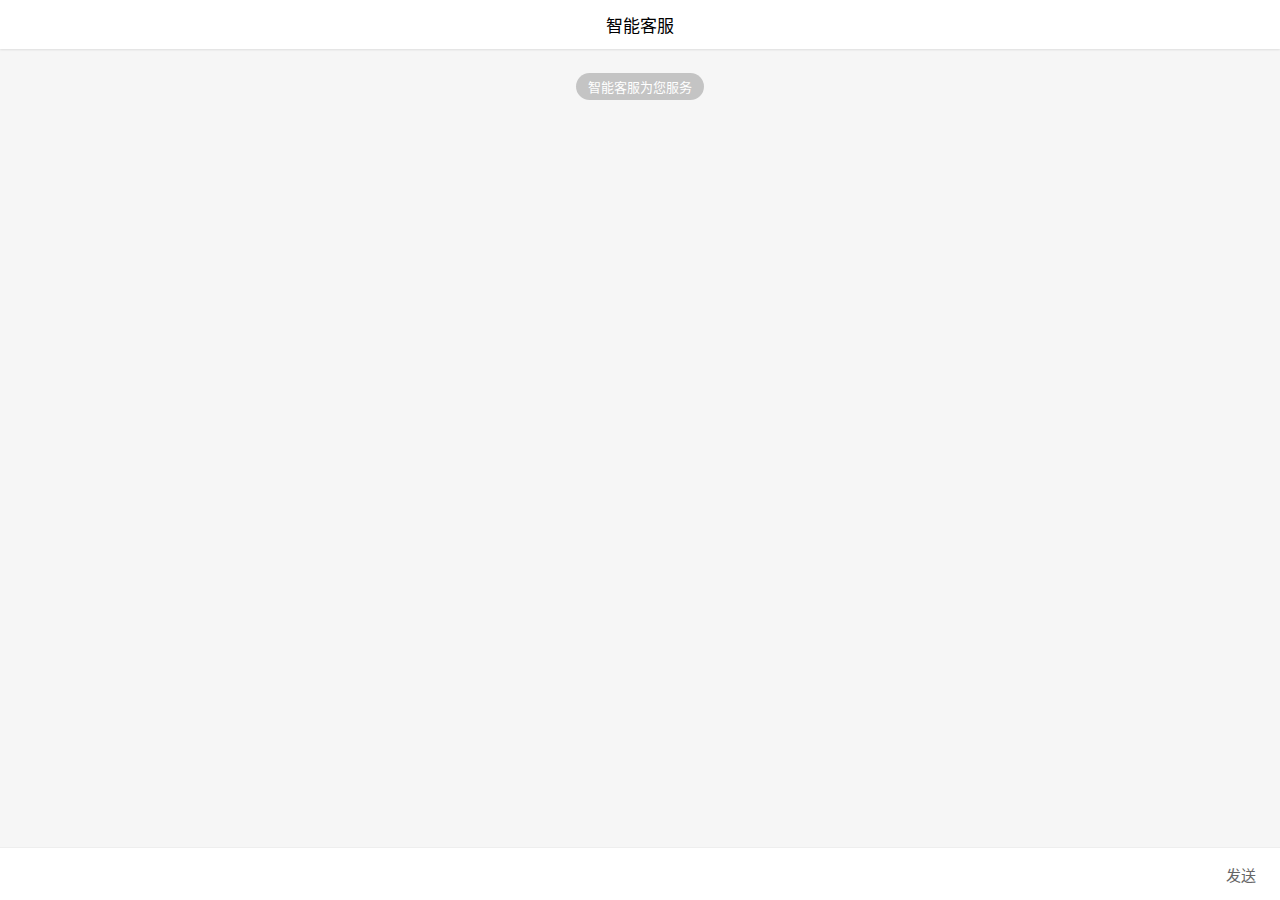
<file: customer-service.html>
<!DOCTYPE html>
<html lang="zh-CN">
<head>
    <meta charset="UTF-8">
    <meta name="viewport" content="width=device-width, initial-scale=1.0, maximum-scale=1.0, user-scalable=no">
    <title>在线客服 - 趣玩星球</title>
    <link rel="stylesheet" href="https://cdnjs.cloudflare.com/ajax/libs/font-awesome/6.0.0/css/all.min.css">
    <style>
        * {
            margin: 0;
            padding: 0;
            box-sizing: border-box;
        }

        body {
            font-family: -apple-system, BlinkMacSystemFont, 'Segoe UI', Roboto, Oxygen, Ubuntu, Cantarell, 'Open Sans', 'Helvetica Neue', sans-serif;
            background: #F6F6F6;
            margin: 0;
            padding: 0;
        }

        .chat-container {
            display: flex;
            flex-direction: column;
            height: 100vh;
            background: #F6F6F6;
        }

        .chat-header {
            background: #FFFFFF;
            padding: 12px 16px;
            text-align: center;
            position: relative;
            box-shadow: 0 1px 2px rgba(0, 0, 0, 0.1);
        }

        .chat-header h1 {
            font-size: 17px;
            font-weight: 500;
            color: #000;
            margin: 0;
        }

        .chat-messages {
            flex: 1;
            overflow-y: auto;
            padding: 16px;
            -webkit-overflow-scrolling: touch;
        }

        .system-message {
            text-align: center;
            margin: 8px 0;
        }

        .system-message div {
            display: inline-block;
            background: rgba(0, 0, 0, 0.2);
            color: #FFFFFF;
            font-size: 13px;
            padding: 4px 12px;
            border-radius: 16px;
        }

        .message {
            margin-bottom: 16px;
            display: flex;
            align-items: flex-start;
        }

        .message.service {
            display: flex;
            align-items: flex-start;
            margin-right: 60px;
            margin-bottom: 24px;
        }

        .message.user {
            justify-content: flex-end;
            margin-left: 60px;
            margin-bottom: 16px;
        }

        .avatar {
            width: 40px;
            height: 40px;
            border-radius: 50%;
            overflow: hidden;
            margin-right: 8px;
            background: #f0f0f0;
        }

        .avatar img {
            width: 100%;
            height: 100%;
            object-fit: cover;
        }

        .message-content {
            padding: 4px 12px;
            border-radius: 4px;
            font-size: 15px;
            line-height: 1.4;
            max-width: 100%;
            position: relative;
        }

        .service .message-content {
            background: #FFFFFF;
            color: #333;
            border-radius: 0 8px 8px 8px;
            padding: 4px 12px;
        }

        .user .message-content {
            background: #1989FA;
            color: #FFF;
            border-radius: 8px 0 8px 8px;
            padding: 4px 12px 16px;
            position: relative;
        }

        .user .message-content .message-time {
            position: absolute;
            right: 8px;
            bottom: 4px;
            font-size: 11px;
            color: rgba(255, 255, 255, 0.8);
            line-height: 1;
            margin: 0;
            padding: 0;
        }

        .user .message-content .order-card {
            margin-bottom: 12px;
        }

        .chat-input {
            background: #FFFFFF;
            padding: 8px 12px;
            display: flex;
            align-items: center;
            border-top: 1px solid #EEEEEE;
        }

        .input-field {
            flex: 1;
            border: none;
            background: transparent;
            padding: 8px;
            font-size: 15px;
            min-height: 20px;
            max-height: 80px;
            line-height: 20px;
            outline: none;
            resize: none;
        }

        .input-field::placeholder {
            color: #999;
        }

        .send-btn {
            padding: 6px 12px;
            color: #666;
            border: none;
            background: transparent;
            font-size: 15px;
        }

        .order-card {
            background: transparent;
            padding: 8px 0;
            margin-bottom: 4px;
            font-size: 14px;
            line-height: 1.5;
            color: #333;
        }

        .order-info > div {
            margin-bottom: 4px;
        }

        .order-id {
            color: #52C41A;
            font-weight: normal;
        }

        .service-avatar-container {
            display: flex;
            flex-direction: column;
            align-items: center;
            margin-right: 8px;
        }

        .service .message-time {
            font-size: 12px;
            color: #999;
            margin-top: 4px;
        }

        /* 修改订单卡片在用户消息中的样式 */
        .user .message-content .order-card {
            background: transparent;
            border: none;
            margin: 0;
            padding: 0;
        }

        .user .message-content .order-info {
            color: #FFFFFF;
        }

        .user .message-content .order-info > div {
            color: #FFFFFF;
            margin-bottom: 2px;
        }

        .user .message-content .order-info > div:last-child {
            margin-bottom: 0;
        }

        .user .message-content .order-id {
            color: #FFFFFF;
            font-weight: normal;
        }
    </style>
</head>
<body>
    <div class="chat-container">
        <div class="chat-header">
            <h1>在线客服</h1>
        </div>
        <div class="chat-messages" id="chatMessages">
            <div class="system-message">
                <div>智能客服为您服务</div>
            </div>
        </div>
        <div class="chat-input">
            <div class="input-field" contenteditable="true" id="messageInput" placeholder="输入消息..."></div>
            <button class="send-btn" onclick="sendMessage()">发送</button>
        </div>
    </div>

    <script>
        // 添加一个全局变量来跟踪当前客服类型
        let currentServiceType = 'robot'; // 'robot' 或 'human'

        // 修改页面标题的函数
        function updateServiceTitle(type) {
            const headerTitle = document.querySelector('.chat-header h1');
            headerTitle.textContent = type === 'robot' ? '智能客服' : '人工客服';
            currentServiceType = type;
        }

        // 添加获取问候语的函数
        function getGreeting() {
            const hour = new Date().getHours();
            if (hour >= 23 || hour < 5) {
                return "夜深了";
            } else if (hour >= 5 && hour < 11) {
                return "早上好";
            } else if (hour >= 11 && hour < 13) {
                return "中午好";
            } else if (hour >= 13 && hour < 18) {
                return "下午好";
            } else {
                return "晚上好";
            }
        }

        // 修改页面加载时的初始化代码
        window.onload = function() {
            // 设置初始标题为智能客服
            updateServiceTitle('robot');
            
            // 获取订单信息
            const orderDetail = JSON.parse(sessionStorage.getItem('currentOrderDetail'));
            
            // 如果有订单信息，自动发送订单卡片
            if (orderDetail) {
                const orderCard = createOrderCard(orderDetail);
                appendMessage(orderCard, 'user');
                
                // 发送欢迎消息，将服务名称用红色显示
                setTimeout(() => {
                    const welcomeMessage = `尊敬的${orderDetail.name}，${getGreeting()}！您在<span style="color: #FF0000;">${orderDetail.service}</span>中遇到了什么问题呢？我可以随时为您处理哦~`;
                    appendMessage(welcomeMessage, 'service');
                }, 500);
            }
        };

        // 修改添加消息到聊天界面的函数
        function appendMessage(content, type = 'user') {
            const chatMessages = document.getElementById('chatMessages');
            const messageDiv = document.createElement('div');
            messageDiv.className = `message ${type}`;
            
            if (type === 'user') {
                // 用户消息
                const contentDiv = document.createElement('div');
                contentDiv.className = 'message-content';
                contentDiv.innerHTML = content;
                
                const timeDiv = document.createElement('div');
                timeDiv.className = 'message-time';
                timeDiv.textContent = new Date().toLocaleTimeString('zh-CN', { 
                    hour: '2-digit', 
                    minute: '2-digit' 
                });
                contentDiv.appendChild(timeDiv);
                messageDiv.appendChild(contentDiv);
            } else {
                // 客服消息
                const avatarContainer = document.createElement('div');
                avatarContainer.className = 'service-avatar-container';
                
                const avatarDiv = document.createElement('div');
                avatarDiv.className = 'avatar';
                
                const avatarImg = document.createElement('img');
                avatarImg.src = 'https://s1.imagehub.cc/images/2024/11/08/310427fdd306fc5d1aaea5fb94728d50.jpg';
                avatarImg.alt = '智能客服';
                avatarDiv.appendChild(avatarImg);
                
                const timeDiv = document.createElement('div');
                timeDiv.className = 'message-time';
                timeDiv.textContent = new Date().toLocaleTimeString('zh-CN', { 
                    hour: '2-digit', 
                    minute: '2-digit' 
                });
                
                avatarContainer.appendChild(avatarDiv);
                avatarContainer.appendChild(timeDiv);
                
                const contentDiv = document.createElement('div');
                contentDiv.className = 'message-content';
                contentDiv.innerHTML = content;
                
                messageDiv.appendChild(avatarContainer);
                messageDiv.appendChild(contentDiv);
            }
            
            chatMessages.appendChild(messageDiv);
            chatMessages.scrollTop = chatMessages.scrollHeight;
        }

        // 发送消息
        function sendMessage() {
            const messageInput = document.getElementById('messageInput');
            const content = messageInput.innerHTML.trim();
            
            if (content) {
                // 检查是否需要转人工客服
                if (content === '人工客服') {
                    if (currentServiceType === 'robot') {
                        // 第一次输入"人工客服"
                        appendMessage('请再次输入"人工客服"确认转人工服务', 'service');
                    } else if (currentServiceType === 'pending') {
                        // 第二次输入"人工客服"，转人工
                        updateServiceTitle('human');
                        appendMessage('已为您转接人工客服，请稍候...', 'service');
                        setTimeout(() => {
                            appendMessage('您好，我是客服小美，很高兴为您服务', 'service');
                        }, 1000);
                    }
                    currentServiceType = currentServiceType === 'robot' ? 'pending' : 'human';
                } else {
                    appendMessage(content, 'user');
                }
                messageInput.innerHTML = '';
            }
        }

        // 监听回车键发送消息
        document.getElementById('messageInput').addEventListener('keypress', function(e) {
            if (e.key === 'Enter' && !e.shiftKey) {
                e.preventDefault();
                sendMessage();
            }
        });

        // 防止页面滑动
        document.body.addEventListener('touchmove', function(e) {
            if (e.target.className !== 'chat-messages') {
                e.preventDefault();
            }
        }, { passive: false });

        // 修改创建订单卡片的函数
        function createOrderCard(order) {
            return `
                <div class="order-card">
                    <div class="order-info" style="color: #FFFFFF;">
                        <div class="order-id" style="color: #FFFFFF;">订单号：${order.orderId}</div>
                        <div>陪玩项目：${order.service}</div>
                        <div>出行日期：${order.date}</div>
                        <div>预订人：${order.name}</div>
                    </div>
                </div>
            `;
        }

        // 修改HTML中的初始系统消息
        document.querySelector('.system-message div:last-child').textContent = '智能客服为您服务';

        // 添加手势返回功能
        let touchStartX = 0;
        let touchEndX = 0;

        document.addEventListener('touchstart', e => {
            touchStartX = e.changedTouches[0].screenX;
        }, false);

        document.addEventListener('touchend', e => {
            touchEndX = e.changedTouches[0].screenX;
            handleSwipe();
        }, false);

        function handleSwipe() {
            const swipeDistance = touchEndX - touchStartX;
            const minSwipeDistance = 100; // 最小滑动距离
            
            if (swipeDistance > minSwipeDistance) {
                // 向右滑动超过最小距离，触发返回
                history.back();
            }
        }

        // 防止页面整体滑动，只允许聊天区域滑动
        document.body.addEventListener('touchmove', function(e) {
            if (e.target.closest('.chat-messages')) {
                // 如果是在聊天区域内滑动，允许滑动
                return;
            }
            // 其他区域阻止滑动
            e.preventDefault();
        }, { passive: false });
    </script>
</body>
</html>
</file>
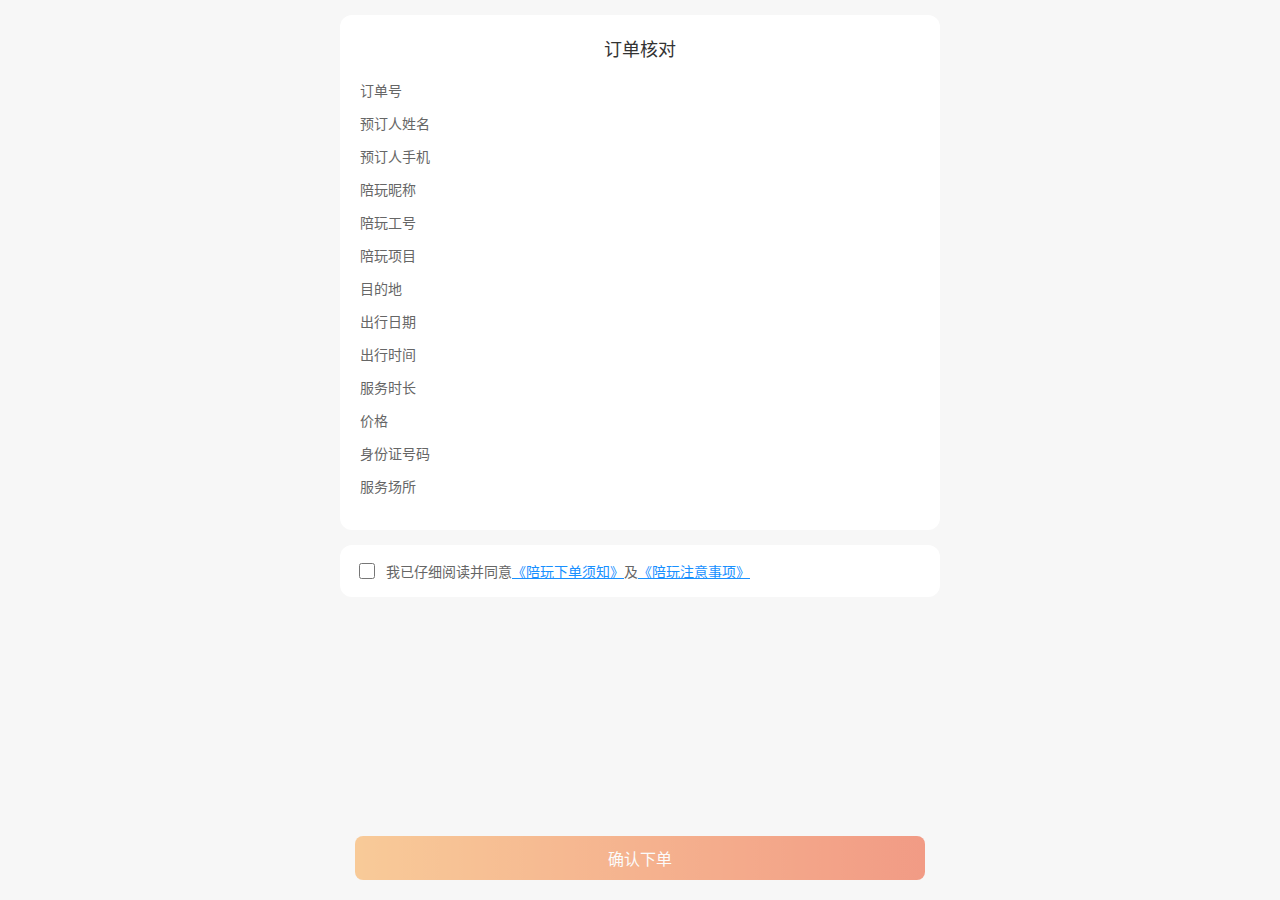
<file: order-confirm.html>
<!DOCTYPE html>
<html lang="zh-CN">
<head>
    <meta charset="UTF-8">
    <meta name="viewport" content="width=device-width, initial-scale=1.0, maximum-scale=1.0, user-scalable=no">
    <title>订单核对 - 趣玩星球</title>
    <link rel="stylesheet" href="https://cdnjs.cloudflare.com/ajax/libs/font-awesome/6.0.0/css/all.min.css">
    <style>
        body {
            margin: 0;
            padding: 0;
            background: #F7F7F7;
            font-family: -apple-system, BlinkMacSystemFont, 'Segoe UI', Roboto, Oxygen, Ubuntu, Cantarell, 'Open Sans', 'Helvetica Neue', sans-serif;
        }

        .container {
            max-width: 600px;
            margin: 0 auto;
            padding: 15px;
        }

        .order-info {
            background: #fff;
            border-radius: 12px;
            padding: 20px;
            margin-bottom: 15px;
        }

        .order-header {
            margin-bottom: 20px;
            text-align: center;
            font-size: 18px;
            color: #333;
            font-weight: 500;
        }

        .info-item {
            display: flex;
            justify-content: space-between;
            margin-bottom: 12px;
            font-size: 14px;
            line-height: 1.5;
        }

        .info-label {
            color: #666;
        }

        .info-value {
            color: #333;
            font-weight: 500;
            text-align: right;
        }

        .order-id {
            font-family: monospace;
            letter-spacing: 1px;
            font-weight: bold;
        }

        #modalService {
            color: #1890ff !important;
        }

        .price-value {
            color: #ff4d4f !important;
            font-weight: bold;
        }

        .agreement-section {
            background: #fff;
            border-radius: 12px;
            padding: 15px;
            margin-bottom: 80px;
        }

        .agreement-checkbox {
            display: flex;
            align-items: center;
            gap: 8px;
            font-size: 14px;
            color: #666;
        }

        .agreement-checkbox input[type="checkbox"] {
            width: 16px;
            height: 16px;
        }

        .agreement-links {
            color: #1890ff;
            text-decoration: underline;
        }

        .confirm-btn {
            position: fixed;
            bottom: 20px;
            left: 50%;
            transform: translateX(-50%);
            width: calc(100% - 30px);
            max-width: 570px;
            height: 44px;
            background: linear-gradient(to right, #FA9E3B, #ED4014);
            border: none;
            border-radius: 8px;
            color: #fff;
            font-size: 16px;
            font-weight: 500;
            cursor: pointer;
        }

        .confirm-btn:disabled {
            opacity: 0.5;
            cursor: not-allowed;
        }
    </style>
</head>
<body>
    <div class="container">
        <div class="order-info">
            <div class="order-header">订单核对</div>
            <div class="info-item">
                <span class="info-label">订单号</span>
                <span class="info-value order-id" id="orderId"></span>
            </div>
            <div class="info-item">
                <span class="info-label">预订人姓名</span>
                <span class="info-value" id="customerName"></span>
            </div>
            <div class="info-item">
                <span class="info-label">预订人手机</span>
                <span class="info-value" id="customerPhone"></span>
            </div>
            <div class="info-item">
                <span class="info-label">陪玩昵称</span>
                <span class="info-value" id="playerName"></span>
            </div>
            <div class="info-item">
                <span class="info-label">陪玩工号</span>
                <span class="info-value" id="playerId"></span>
            </div>
            <div class="info-item">
                <span class="info-label">陪玩项目</span>
                <span class="info-value" id="modalService"></span>
            </div>
            <div class="info-item">
                <span class="info-label">目的地</span>
                <span class="info-value" id="destination"></span>
            </div>
            <div class="info-item">
                <span class="info-label">出行日期</span>
                <span class="info-value" id="travelDate"></span>
            </div>
            <div class="info-item">
                <span class="info-label">出行时间</span>
                <span class="info-value" id="travelTime"></span>
            </div>
            <div class="info-item">
                <span class="info-label">服务时长</span>
                <span class="info-value" id="serviceDuration"></span>
            </div>
            <div class="info-item">
                <span class="info-label">价格</span>
                <span class="info-value price-value" id="totalPrice"></span>
            </div>
            <div class="info-item">
                <span class="info-label">身份证号码</span>
                <span class="info-value" id="idNumber"></span>
            </div>
            <div class="info-item">
                <span class="info-label">服务场所</span>
                <span class="info-value" id="venueName"></span>
            </div>
        </div>

        <div class="agreement-section">
            <label class="agreement-checkbox">
                <input type="checkbox" id="agreementCheckbox" onchange="toggleConfirmButton()">
                <span>我已仔细阅读并同意<a href="order-notice.html" class="agreement-links">《陪玩下单须知》</a>及<a href="play-notice.html" class="agreement-links">《陪玩注意事项》</a></span>
            </label>
        </div>

        <button class="confirm-btn" id="confirmBtn" disabled onclick="confirmOrder()">确认下单</button>
    </div>

    <script>
        // 从sessionStorage获取订单信息
        const orderInfo = JSON.parse(sessionStorage.getItem('orderInfo'));
        
        // 填充订单信息
        document.getElementById('orderId').textContent = orderInfo.orderId;
        document.getElementById('customerName').textContent = orderInfo.name;
        document.getElementById('customerPhone').textContent = orderInfo.phone;
        document.getElementById('playerName').textContent = orderInfo.playerName;
        document.getElementById('playerId').textContent = orderInfo.playerId;
        document.getElementById('modalService').textContent = orderInfo.service;
        document.getElementById('destination').textContent = orderInfo.destination;
        document.getElementById('travelDate').textContent = orderInfo.date;
        document.getElementById('travelTime').textContent = orderInfo.time;
        document.getElementById('serviceDuration').textContent = orderInfo.duration;
        document.getElementById('totalPrice').textContent = orderInfo.totalPrice;
        document.getElementById('idNumber').textContent = orderInfo.idNumber;
        document.getElementById('venueName').textContent = orderInfo.venueName;

        // 切换确认按钮状态
        function toggleConfirmButton() {
            const checkbox = document.getElementById('agreementCheckbox');
            const confirmBtn = document.getElementById('confirmBtn');
            confirmBtn.disabled = !checkbox.checked;
        }

        // 确认下单
        function confirmOrder() {
            if (!document.getElementById('agreementCheckbox').checked) {
                alert('请先阅读并同意相关条款');
                return;
            }
            // 跳转到支付页面
            window.location.href = 'payment.html';
        }

        // 添加手势返回功能
        let touchStartX = 0;
        let touchEndX = 0;
        
        document.addEventListener('touchstart', e => {
            touchStartX = e.changedTouches[0].screenX;
        }, false);
        
        document.addEventListener('touchend', e => {
            touchEndX = e.changedTouches[0].screenX;
            handleSwipe();
        }, false);
        
        function handleSwipe() {
            const swipeDistance = touchEndX - touchStartX;
            const minSwipeDistance = 100;
            
            if (swipeDistance > minSwipeDistance) {
                history.back();
            }
        }
    </script>
</body>
</html>
</file>
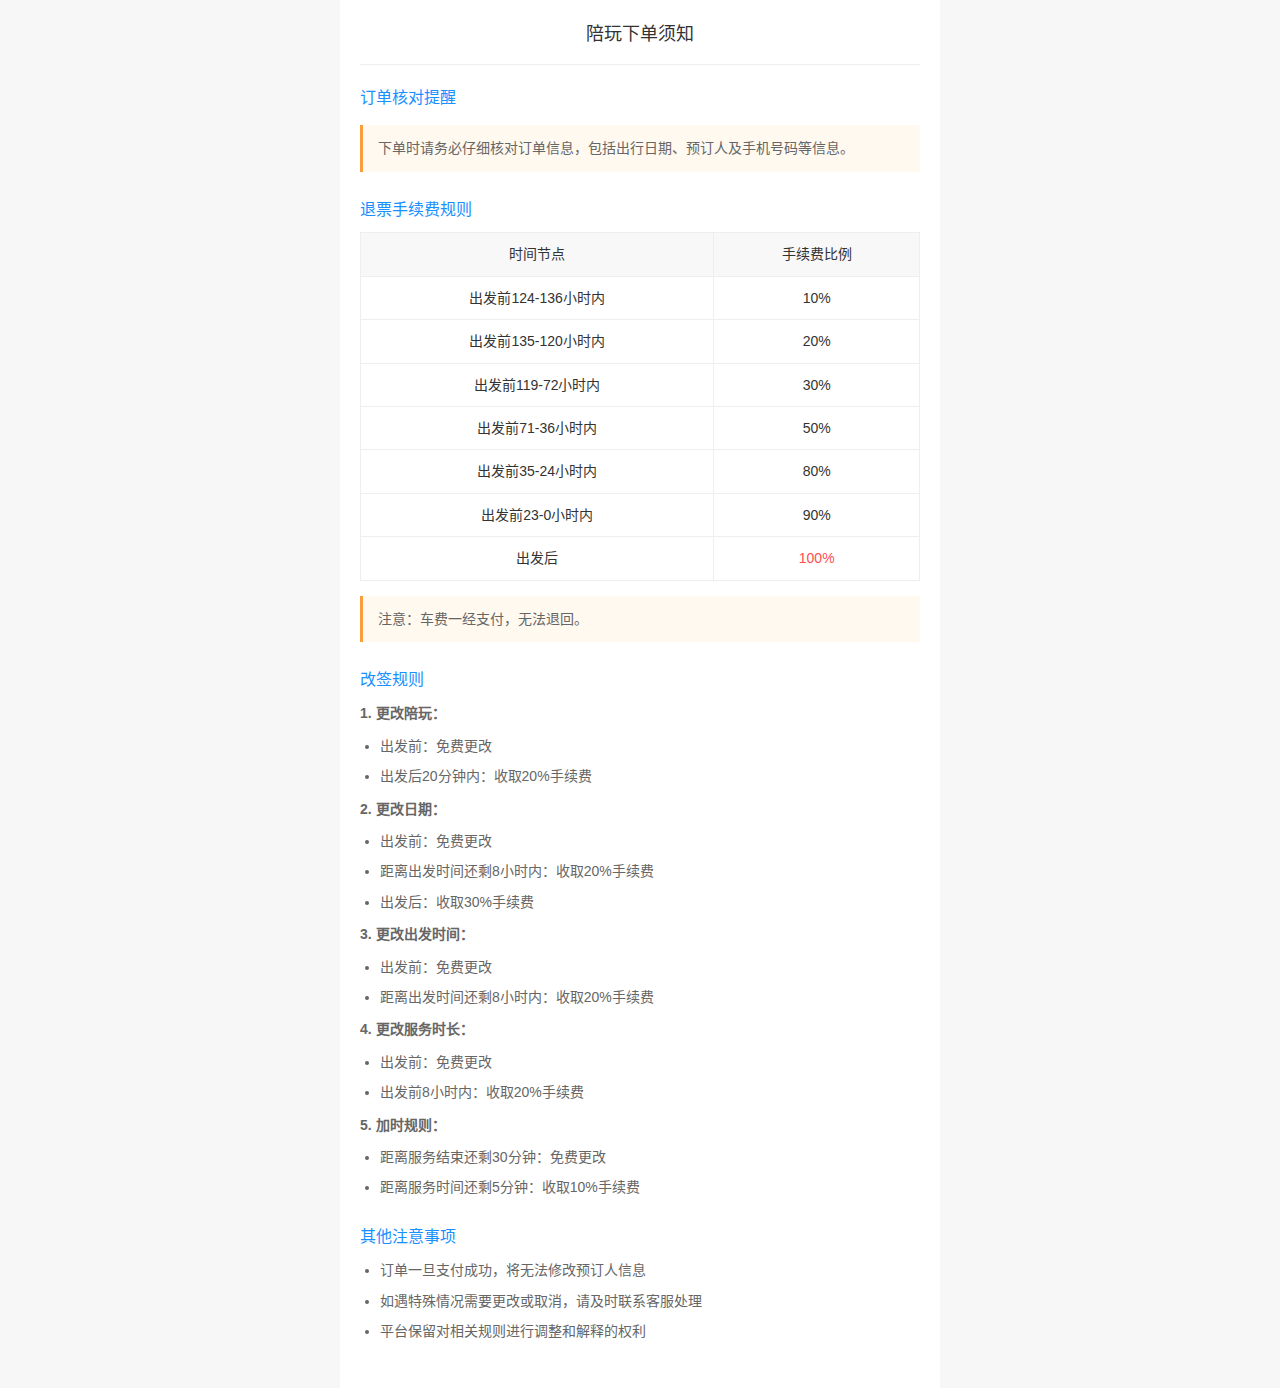
<file: order-notice.html>
<!DOCTYPE html>
<html lang="zh-CN">
<head>
    <meta charset="UTF-8">
    <meta name="viewport" content="width=device-width, initial-scale=1.0, maximum-scale=1.0, user-scalable=no">
    <title>陪玩下单须知 - 趣玩星球</title>
    <link rel="stylesheet" href="https://cdnjs.cloudflare.com/ajax/libs/font-awesome/6.0.0/css/all.min.css">
    <style>
        body {
            margin: 0;
            padding: 0;
            background: #F7F7F7;
            font-family: -apple-system, BlinkMacSystemFont, 'Segoe UI', Roboto, Oxygen, Ubuntu, Cantarell, 'Open Sans', 'Helvetica Neue', sans-serif;
            color: #333;
            line-height: 1.6;
        }

        .container {
            max-width: 600px;
            margin: 0 auto;
            padding: 20px;
            background: #fff;
            min-height: 100vh;
            box-sizing: border-box;
        }

        .notice-header {
            margin-bottom: 20px;
            padding-bottom: 15px;
            border-bottom: 1px solid #eee;
            text-align: center;
            font-size: 18px;
            font-weight: 500;
        }

        .notice-section {
            margin-bottom: 25px;
        }

        .section-title {
            font-size: 16px;
            font-weight: 500;
            color: #1890ff;
            margin-bottom: 10px;
        }

        .section-content {
            font-size: 14px;
            color: #666;
            margin-bottom: 15px;
        }

        .fee-table {
            width: 100%;
            border-collapse: collapse;
            margin: 10px 0;
            font-size: 14px;
        }

        .fee-table th, .fee-table td {
            border: 1px solid #eee;
            padding: 10px;
            text-align: center;
        }

        .fee-table th {
            background: #f8f8f8;
            font-weight: 500;
        }

        .important-note {
            background: #FFF9F0;
            border-left: 3px solid #FA9E3B;
            padding: 12px 15px;
            margin: 15px 0;
            font-size: 14px;
            color: #666;
        }

        .highlight {
            color: #ff4d4f;
            font-weight: 500;
        }

        .notice-list {
            padding-left: 20px;
            margin: 10px 0;
        }

        .notice-list li {
            margin-bottom: 8px;
            font-size: 14px;
            color: #666;
        }
    </style>
</head>
<body>
    <div class="container">
        <div class="notice-header">陪玩下单须知</div>

        <div class="notice-section">
            <div class="section-title">订单核对提醒</div>
            <div class="important-note">
                下单时请务必仔细核对订单信息，包括出行日期、预订人及手机号码等信息。
            </div>
        </div>

        <div class="notice-section">
            <div class="section-title">退票手续费规则</div>
            <table class="fee-table">
                <tr>
                    <th>时间节点</th>
                    <th>手续费比例</th>
                </tr>
                <tr>
                    <td>出发前124-136小时内</td>
                    <td>10%</td>
                </tr>
                <tr>
                    <td>出发前135-120小时内</td>
                    <td>20%</td>
                </tr>
                <tr>
                    <td>出发前119-72小时内</td>
                    <td>30%</td>
                </tr>
                <tr>
                    <td>出发前71-36小时内</td>
                    <td>50%</td>
                </tr>
                <tr>
                    <td>出发前35-24小时内</td>
                    <td>80%</td>
                </tr>
                <tr>
                    <td>出发前23-0小时内</td>
                    <td>90%</td>
                </tr>
                <tr>
                    <td>出发后</td>
                    <td class="highlight">100%</td>
                </tr>
            </table>
            <div class="important-note">
                注意：车费一经支付，无法退回。
            </div>
        </div>

        <div class="notice-section">
            <div class="section-title">改签规则</div>
            <div class="section-content">
                <strong>1. 更改陪玩：</strong>
                <ul class="notice-list">
                    <li>出发前：免费更改</li>
                    <li>出发后20分钟内：收取20%手续费</li>
                </ul>

                <strong>2. 更改日期：</strong>
                <ul class="notice-list">
                    <li>出发前：免费更改</li>
                    <li>距离出发时间还剩8小时内：收取20%手续费</li>
                    <li>出发后：收取30%手续费</li>
                </ul>

                <strong>3. 更改出发时间：</strong>
                <ul class="notice-list">
                    <li>出发前：免费更改</li>
                    <li>距离出发时间还剩8小时内：收取20%手续费</li>
                </ul>

                <strong>4. 更改服务时长：</strong>
                <ul class="notice-list">
                    <li>出发前：免费更改</li>
                    <li>出发前8小时内：收取20%手续费</li>
                </ul>

                <strong>5. 加时规则：</strong>
                <ul class="notice-list">
                    <li>距离服务结束还剩30分钟：免费更改</li>
                    <li>距离服务时间还剩5分钟：收取10%手续费</li>
                </ul>
            </div>
        </div>

        <div class="notice-section">
            <div class="section-title">其他注意事项</div>
            <ul class="notice-list">
                <li>订单一旦支付成功，将无法修改预订人信息</li>
                <li>如遇特殊情况需要更改或取消，请及时联系客服处理</li>
                <li>平台保留对相关规则进行调整和解释的权利</li>
            </ul>
        </div>
    </div>

    <script>
        // 添加手势返回功能
        let touchStartX = 0;
        let touchEndX = 0;
        
        document.addEventListener('touchstart', e => {
            touchStartX = e.changedTouches[0].screenX;
        }, false);
        
        document.addEventListener('touchend', e => {
            touchEndX = e.changedTouches[0].screenX;
            handleSwipe();
        }, false);
        
        function handleSwipe() {
            const swipeDistance = touchEndX - touchStartX;
            const minSwipeDistance = 100;
            
            if (swipeDistance > minSwipeDistance) {
                history.back();
            }
        }
    </script>
</body>
</html>
</file>
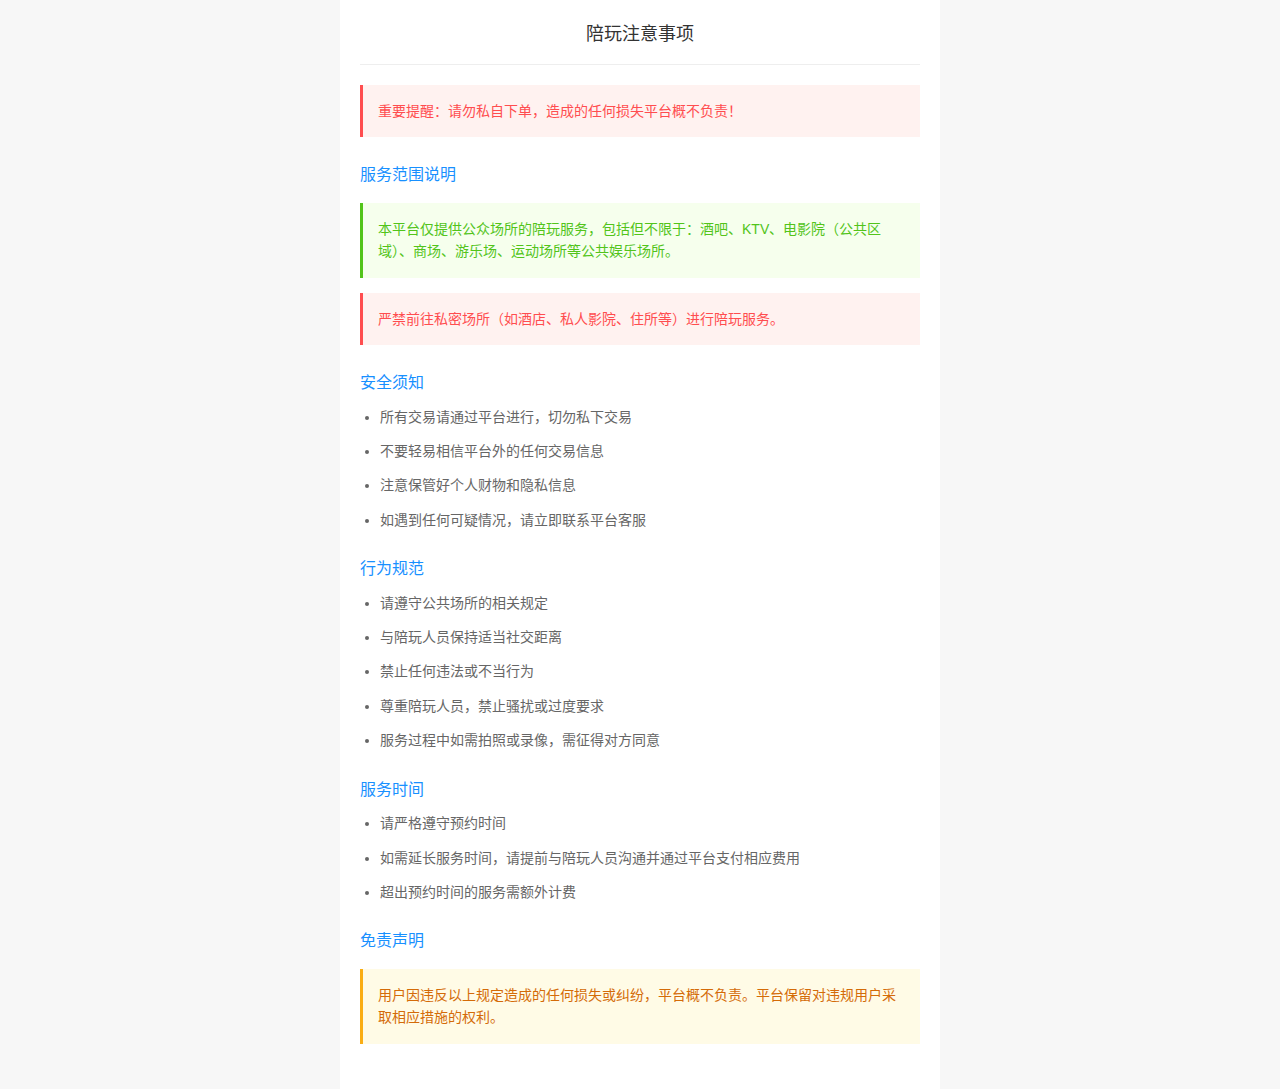
<file: play-notice.html>
<!DOCTYPE html>
<html lang="zh-CN">
<head>
    <meta charset="UTF-8">
    <meta name="viewport" content="width=device-width, initial-scale=1.0, maximum-scale=1.0, user-scalable=no">
    <title>陪玩注意事项 - 趣玩星球</title>
    <link rel="stylesheet" href="https://cdnjs.cloudflare.com/ajax/libs/font-awesome/6.0.0/css/all.min.css">
    <style>
        body {
            margin: 0;
            padding: 0;
            background: #F7F7F7;
            font-family: -apple-system, BlinkMacSystemFont, 'Segoe UI', Roboto, Oxygen, Ubuntu, Cantarell, 'Open Sans', 'Helvetica Neue', sans-serif;
            color: #333;
            line-height: 1.6;
        }

        .container {
            max-width: 600px;
            margin: 0 auto;
            padding: 20px;
            background: #fff;
            min-height: 100vh;
            box-sizing: border-box;
        }

        .notice-header {
            margin-bottom: 20px;
            padding-bottom: 15px;
            border-bottom: 1px solid #eee;
            text-align: center;
            font-size: 18px;
            font-weight: 500;
        }

        .notice-section {
            margin-bottom: 25px;
        }

        .section-title {
            font-size: 16px;
            font-weight: 500;
            color: #1890ff;
            margin-bottom: 10px;
        }

        .warning-box {
            background: #FFF2F0;
            border-left: 3px solid #ff4d4f;
            padding: 15px;
            margin: 15px 0;
            font-size: 14px;
            color: #ff4d4f;
        }

        .info-box {
            background: #E6F7FF;
            border-left: 3px solid #1890ff;
            padding: 15px;
            margin: 15px 0;
            font-size: 14px;
            color: #1890ff;
        }

        .notice-list {
            padding-left: 20px;
            margin: 10px 0;
        }

        .notice-list li {
            margin-bottom: 12px;
            font-size: 14px;
            color: #666;
        }

        .highlight {
            color: #ff4d4f;
            font-weight: 500;
        }

        .service-scope {
            background: #F6FFED;
            border-left: 3px solid #52C41A;
            padding: 15px;
            margin: 15px 0;
            font-size: 14px;
            color: #52C41A;
        }

        .disclaimer {
            background: #FFFBE6;
            border-left: 3px solid #FAAD14;
            padding: 15px;
            margin: 15px 0;
            font-size: 14px;
            color: #D46B08;
        }
    </style>
</head>
<body>
    <div class="container">
        <div class="notice-header">陪玩注意事项</div>

        <div class="notice-section">
            <div class="warning-box">
                重要提醒：请勿私自下单，造成的任何损失平台概不负责！
            </div>
        </div>

        <div class="notice-section">
            <div class="section-title">服务范围说明</div>
            <div class="service-scope">
                本平台仅提供公众场所的陪玩服务，包括但不限于：酒吧、KTV、电影院（公共区域）、商场、游乐场、运动场所等公共娱乐场所。
            </div>
            <div class="warning-box">
                严禁前往私密场所（如酒店、私人影院、住所等）进行陪玩服务。
            </div>
        </div>

        <div class="notice-section">
            <div class="section-title">安全须知</div>
            <ul class="notice-list">
                <li>所有交易请通过平台进行，切勿私下交易</li>
                <li>不要轻易相信平台外的任何交易信息</li>
                <li>注意保管好个人财物和隐私信息</li>
                <li>如遇到任何可疑情况，请立即联系平台客服</li>
            </ul>
        </div>

        <div class="notice-section">
            <div class="section-title">行为规范</div>
            <ul class="notice-list">
                <li>请遵守公共场所的相关规定</li>
                <li>与陪玩人员保持适当社交距离</li>
                <li>禁止任何违法或不当行为</li>
                <li>尊重陪玩人员，禁止骚扰或过度要求</li>
                <li>服务过程中如需拍照或录像，需征得对方同意</li>
            </ul>
        </div>

        <div class="notice-section">
            <div class="section-title">服务时间</div>
            <ul class="notice-list">
                <li>请严格遵守预约时间</li>
                <li>如需延长服务时间，请提前与陪玩人员沟通并通过平台支付相应费用</li>
                <li>超出预约时间的服务需额外计费</li>
            </ul>
        </div>

        <div class="notice-section">
            <div class="section-title">免责声明</div>
            <div class="disclaimer">
                用户因违反以上规定造成的任何损失或纠纷，平台概不负责。平台保留对违规用户采取相应措施的权利。
            </div>
        </div>
    </div>

    <script>
        // 添加手势返回功能
        let touchStartX = 0;
        let touchEndX = 0;
        
        document.addEventListener('touchstart', e => {
            touchStartX = e.changedTouches[0].screenX;
        }, false);
        
        document.addEventListener('touchend', e => {
            touchEndX = e.changedTouches[0].screenX;
            handleSwipe();
        }, false);
        
        function handleSwipe() {
            const swipeDistance = touchEndX - touchStartX;
            const minSwipeDistance = 100;
            
            if (swipeDistance > minSwipeDistance) {
                history.back();
            }
        }
    </script>
</body>
</html>
</file>
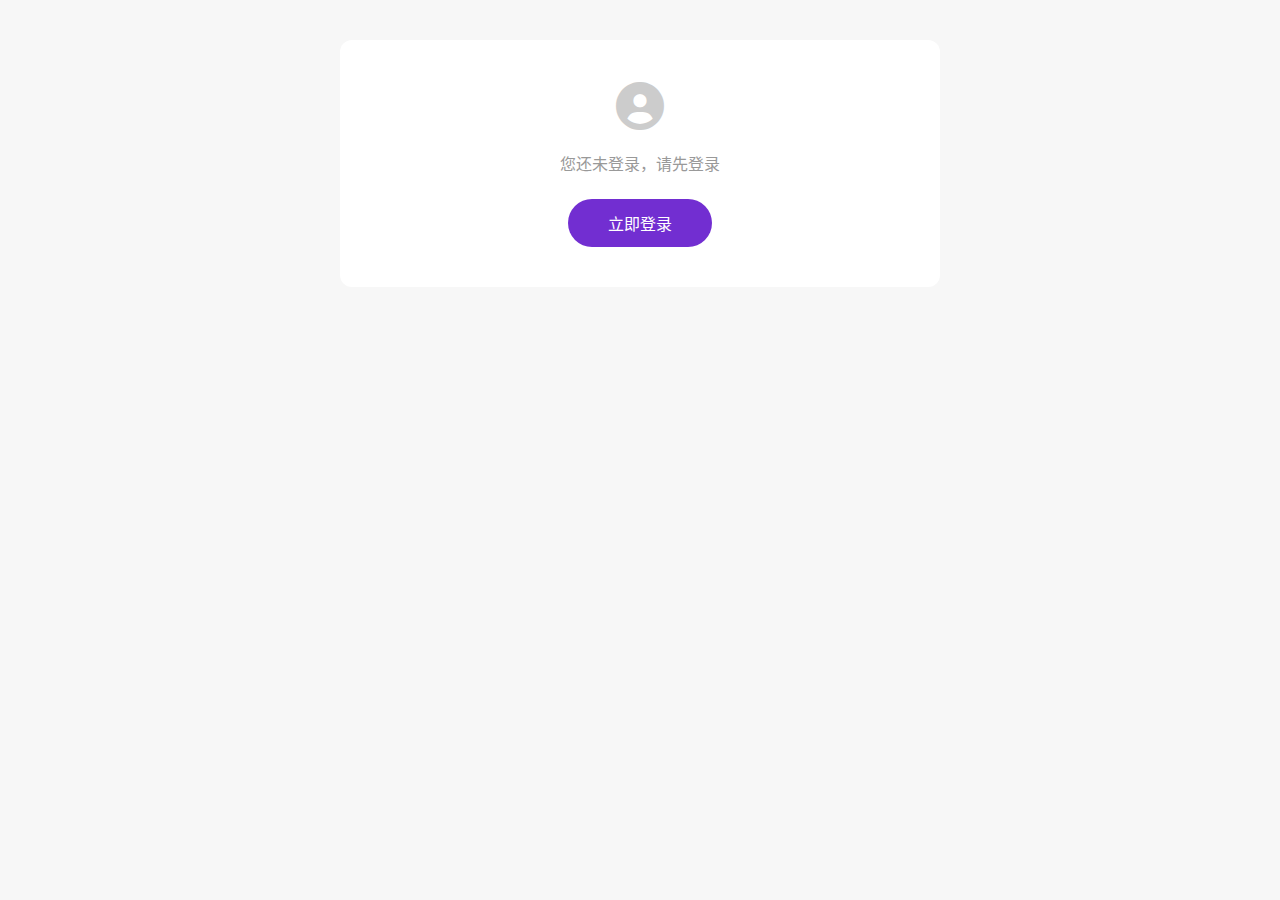
<file: profile.html>
<!DOCTYPE html>
<html lang="zh-CN">
<head>
    <meta charset="UTF-8">
    <meta name="viewport" content="width=device-width, initial-scale=1.0, maximum-scale=1.0, user-scalable=no">
    <title>个人中心 - 趣玩星球</title>
    <link rel="stylesheet" href="https://cdnjs.cloudflare.com/ajax/libs/font-awesome/6.0.0/css/all.min.css">
    <style>
        body {
            margin: 0;
            padding: 0;
            background: #F7F7F7;
            font-family: -apple-system, BlinkMacSystemFont, 'Segoe UI', Roboto, Oxygen, Ubuntu, Cantarell, 'Open Sans', 'Helvetica Neue', sans-serif;
        }

        .container {
            max-width: 600px;
            margin: 0 auto;
            padding: 20px;
        }

        .not-logged-in {
            text-align: center;
            padding: 40px 20px;
            background: #FFFFFF;
            border-radius: 12px;
            margin-top: 20px;
        }

        .login-icon {
            font-size: 48px;
            color: #CCCCCC;
            margin-bottom: 16px;
        }

        .login-text {
            color: #999999;
            font-size: 16px;
            margin-bottom: 24px;
        }

        .login-btn {
            display: inline-block;
            padding: 12px 40px;
            background: #722ED1;
            color: #FFFFFF;
            border-radius: 24px;
            font-size: 16px;
            text-decoration: none;
            border: none;
            cursor: pointer;
        }

        .login-btn:active {
            background: #5B25A8;
        }
    </style>
</head>
<body>
    <div class="container">
        <div class="not-logged-in">
            <div class="login-icon">
                <i class="fas fa-user-circle"></i>
            </div>
            <div class="login-text">您还未登录，请先登录</div>
            <button class="login-btn" onclick="goToLogin()">立即登录</button>
        </div>
    </div>

    <script>
        // 检查登录状态
        window.onload = function() {
            const userProfile = localStorage.getItem('userProfile');
            if (userProfile) {
                // 已登录，跳转到已登录的个人中心页面
                window.location.href = 'profile-logged.html';
            }
        };

        // 跳转到登录页面
        function goToLogin() {
            window.location.href = 'login.html';
        }
    </script>
</body>
</html>
</file>
